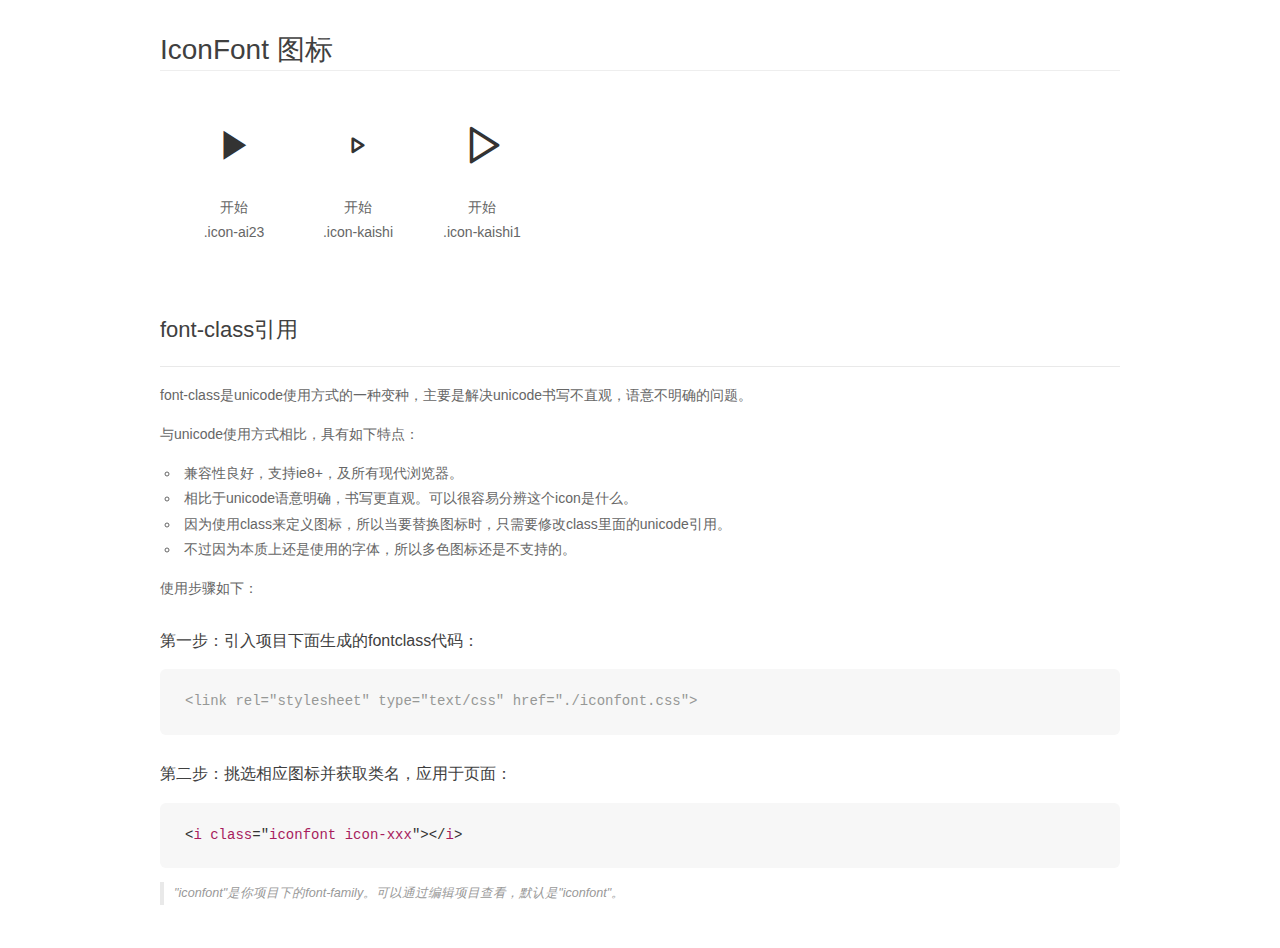
<file: font/demo_fontclass.html>
<!DOCTYPE html>
<html>
<head>
    <meta charset="utf-8"/>
    <title>IconFont</title>
    <link rel="stylesheet" href="demo.css">
    <link rel="stylesheet" href="iconfont.css">
</head>
<body>
    <div class="main markdown">
        <h1>IconFont 图标</h1>
        <ul class="icon_lists clear">
            
                <li>
                <i class="icon iconfont icon-ai23"></i>
                    <div class="name">开始</div>
                    <div class="fontclass">.icon-ai23</div>
                </li>
            
                <li>
                <i class="icon iconfont icon-kaishi"></i>
                    <div class="name">开始</div>
                    <div class="fontclass">.icon-kaishi</div>
                </li>
            
                <li>
                <i class="icon iconfont icon-kaishi1"></i>
                    <div class="name">开始</div>
                    <div class="fontclass">.icon-kaishi1</div>
                </li>
            
        </ul>

        <h2 id="font-class-">font-class引用</h2>
        <hr>

        <p>font-class是unicode使用方式的一种变种，主要是解决unicode书写不直观，语意不明确的问题。</p>
        <p>与unicode使用方式相比，具有如下特点：</p>
        <ul>
        <li>兼容性良好，支持ie8+，及所有现代浏览器。</li>
        <li>相比于unicode语意明确，书写更直观。可以很容易分辨这个icon是什么。</li>
        <li>因为使用class来定义图标，所以当要替换图标时，只需要修改class里面的unicode引用。</li>
        <li>不过因为本质上还是使用的字体，所以多色图标还是不支持的。</li>
        </ul>
        <p>使用步骤如下：</p>
        <h3 id="-fontclass-">第一步：引入项目下面生成的fontclass代码：</h3>


        <pre><code class="lang-js hljs javascript"><span class="hljs-comment">&lt;link rel="stylesheet" type="text/css" href="./iconfont.css"&gt;</span></code></pre>
        <h3 id="-">第二步：挑选相应图标并获取类名，应用于页面：</h3>
        <pre><code class="lang-css hljs">&lt;<span class="hljs-selector-tag">i</span> <span class="hljs-selector-tag">class</span>="<span class="hljs-selector-tag">iconfont</span> <span class="hljs-selector-tag">icon-xxx</span>"&gt;&lt;/<span class="hljs-selector-tag">i</span>&gt;</code></pre>
        <blockquote>
        <p>"iconfont"是你项目下的font-family。可以通过编辑项目查看，默认是"iconfont"。</p>
        </blockquote>
    </div>
</body>
</html>
</file>
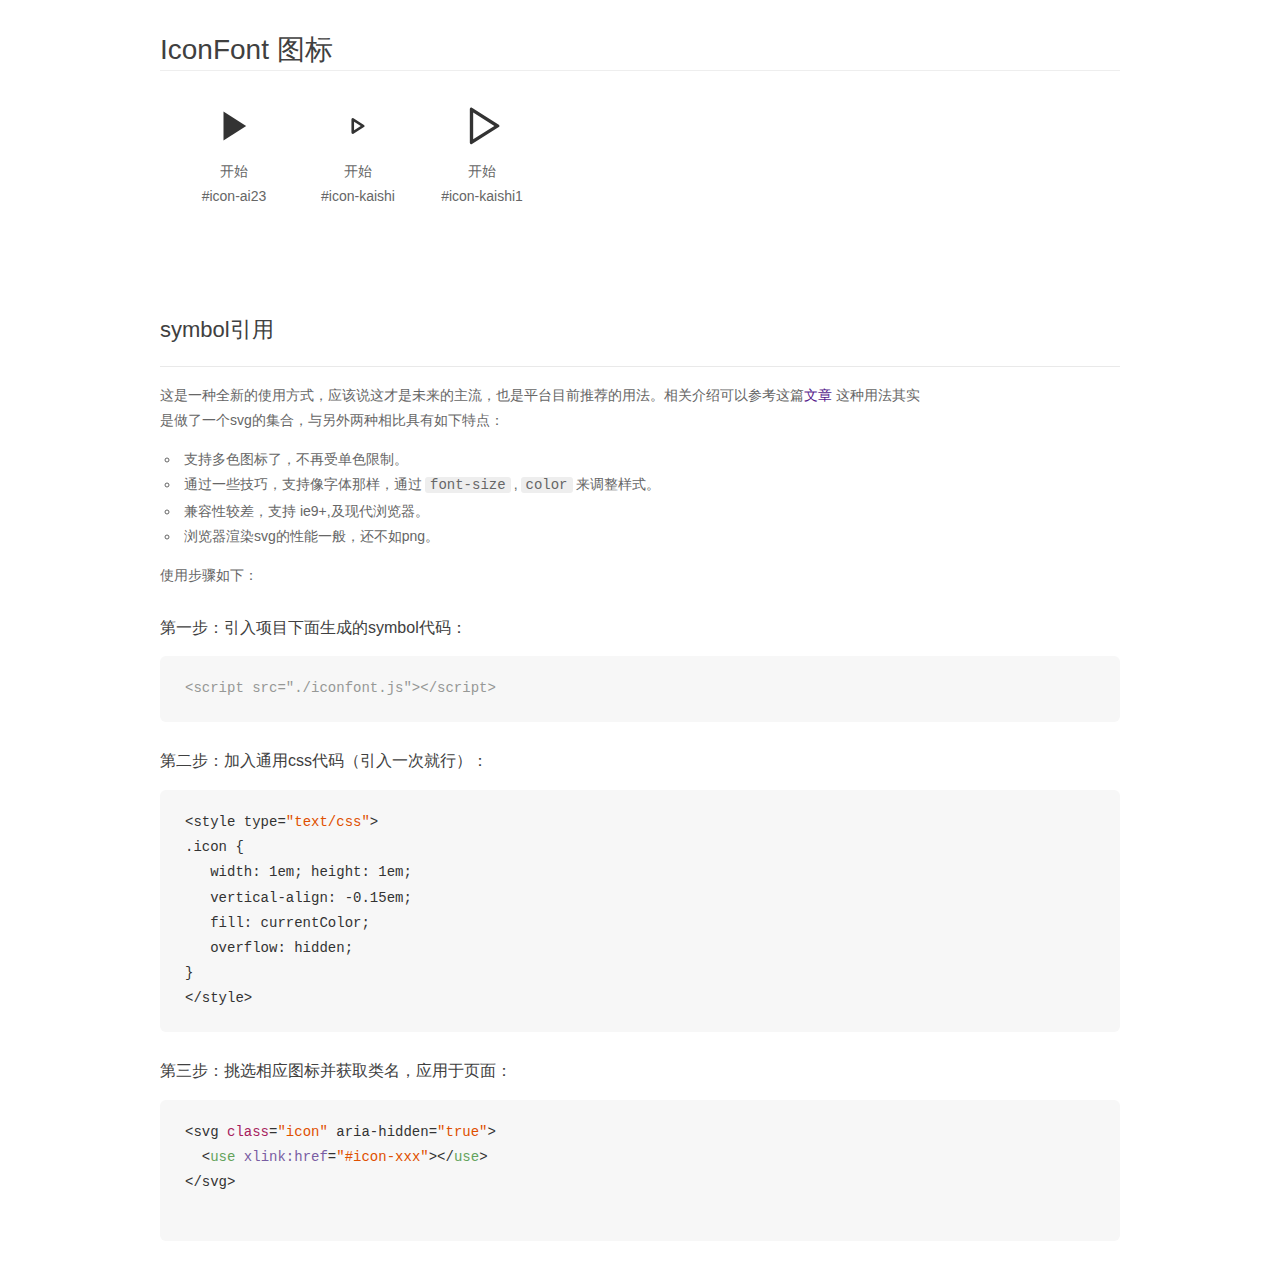
<file: font/demo_symbol.html>
<!DOCTYPE html>
<html>
<head>
    <meta charset="utf-8"/>
    <title>IconFont</title>
    <link rel="stylesheet" href="demo.css">
    <script src="iconfont.js"></script>

    <style type="text/css">
        .icon {
          /* 通过设置 font-size 来改变图标大小 */
          width: 1em; height: 1em;
          /* 图标和文字相邻时，垂直对齐 */
          vertical-align: -0.15em;
          /* 通过设置 color 来改变 SVG 的颜色/fill */
          fill: currentColor;
          /* path 和 stroke 溢出 viewBox 部分在 IE 下会显示
             normalize.css 中也包含这行 */
          overflow: hidden;
        }

    </style>
</head>
<body>
    <div class="main markdown">
        <h1>IconFont 图标</h1>
        <ul class="icon_lists clear">
            
                <li>
                    <svg class="icon" aria-hidden="true">
                        <use xlink:href="#icon-ai23"></use>
                    </svg>
                    <div class="name">开始</div>
                    <div class="fontclass">#icon-ai23</div>
                </li>
            
                <li>
                    <svg class="icon" aria-hidden="true">
                        <use xlink:href="#icon-kaishi"></use>
                    </svg>
                    <div class="name">开始</div>
                    <div class="fontclass">#icon-kaishi</div>
                </li>
            
                <li>
                    <svg class="icon" aria-hidden="true">
                        <use xlink:href="#icon-kaishi1"></use>
                    </svg>
                    <div class="name">开始</div>
                    <div class="fontclass">#icon-kaishi1</div>
                </li>
            
        </ul>


        <h2 id="symbol-">symbol引用</h2>
        <hr>

        <p>这是一种全新的使用方式，应该说这才是未来的主流，也是平台目前推荐的用法。相关介绍可以参考这篇<a href="">文章</a>
        这种用法其实是做了一个svg的集合，与另外两种相比具有如下特点：</p>
        <ul>
          <li>支持多色图标了，不再受单色限制。</li>
          <li>通过一些技巧，支持像字体那样，通过<code>font-size</code>,<code>color</code>来调整样式。</li>
          <li>兼容性较差，支持 ie9+,及现代浏览器。</li>
          <li>浏览器渲染svg的性能一般，还不如png。</li>
        </ul>
        <p>使用步骤如下：</p>
        <h3 id="-symbol-">第一步：引入项目下面生成的symbol代码：</h3>
        <pre><code class="lang-js hljs javascript"><span class="hljs-comment">&lt;script src="./iconfont.js"&gt;&lt;/script&gt;</span></code></pre>
        <h3 id="-css-">第二步：加入通用css代码（引入一次就行）：</h3>
        <pre><code class="lang-js hljs javascript">&lt;style type=<span class="hljs-string">"text/css"</span>&gt;
.icon {
   width: <span class="hljs-number">1</span>em; height: <span class="hljs-number">1</span>em;
   vertical-align: <span class="hljs-number">-0.15</span>em;
   fill: currentColor;
   overflow: hidden;
}
&lt;<span class="hljs-regexp">/style&gt;</span></code></pre>
        <h3 id="-">第三步：挑选相应图标并获取类名，应用于页面：</h3>
        <pre><code class="lang-js hljs javascript">&lt;svg <span class="hljs-class"><span class="hljs-keyword">class</span></span>=<span class="hljs-string">"icon"</span> aria-hidden=<span class="hljs-string">"true"</span>&gt;<span class="xml"><span class="hljs-tag">
  &lt;<span class="hljs-name">use</span> <span class="hljs-attr">xlink:href</span>=<span class="hljs-string">"#icon-xxx"</span>&gt;</span><span class="hljs-tag">&lt;/<span class="hljs-name">use</span>&gt;</span>
</span>&lt;<span class="hljs-regexp">/svg&gt;
        </span></code></pre>
    </div>
</body>
</html>
</file>
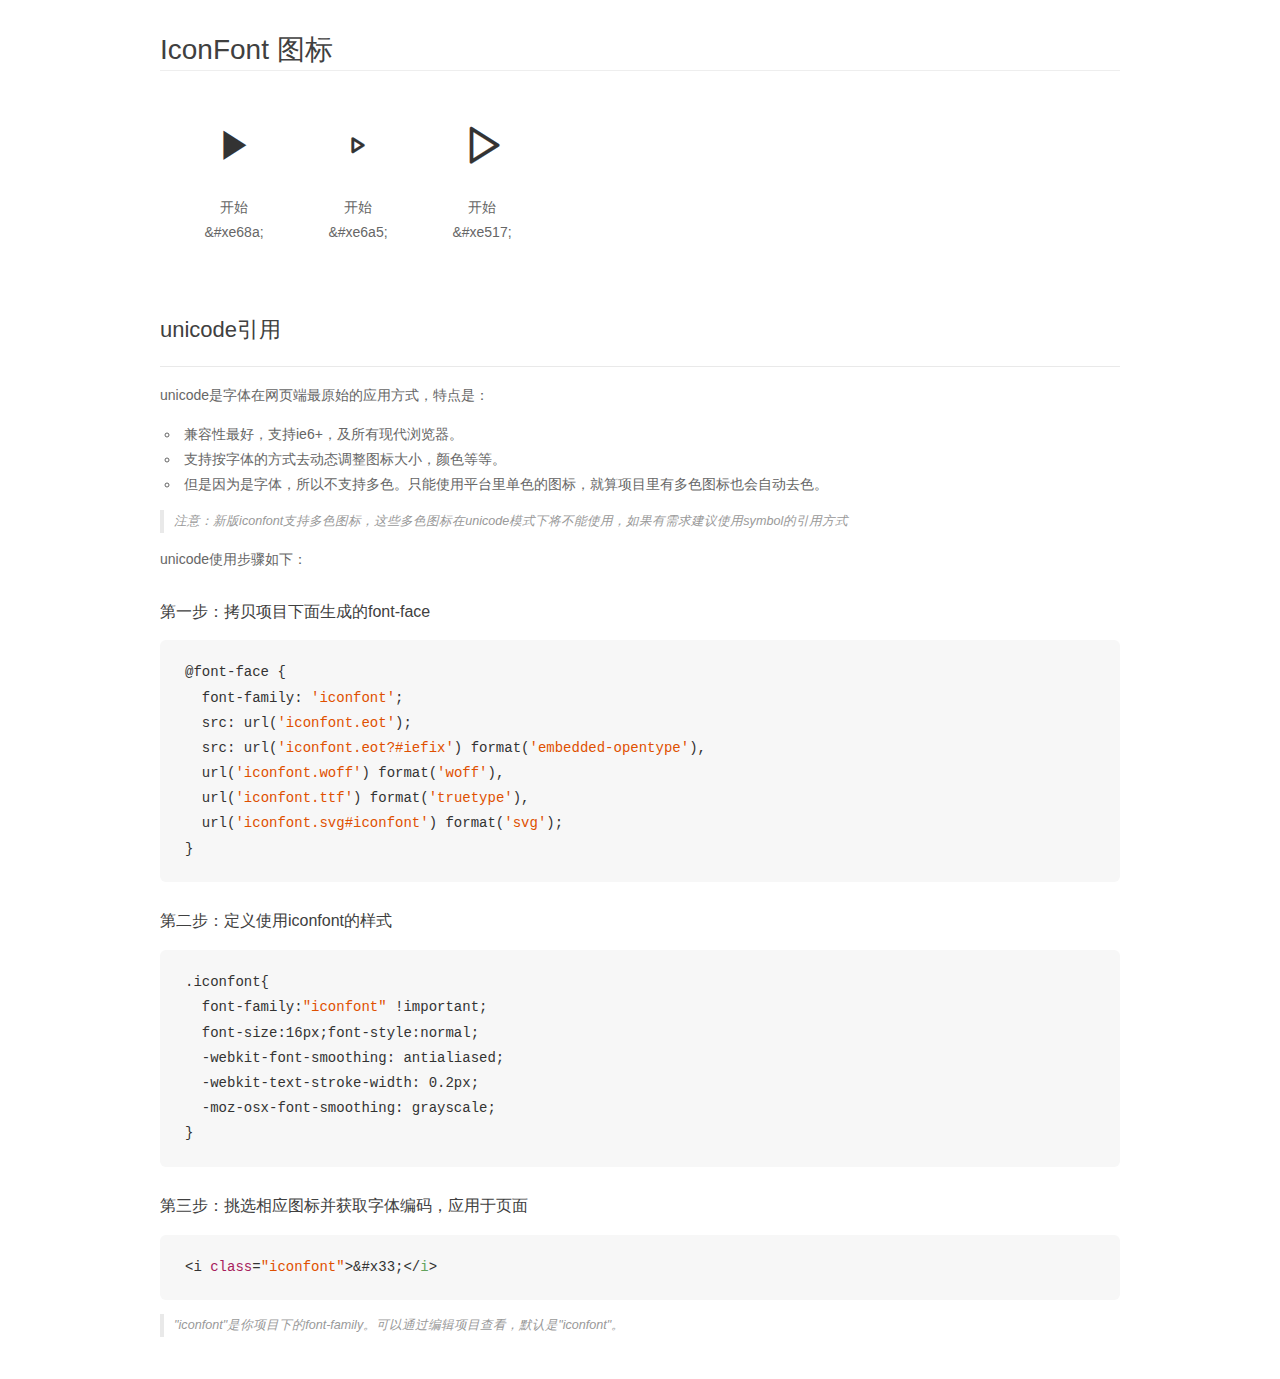
<file: font/demo_unicode.html>
<!DOCTYPE html>
<html>
<head>
    <meta charset="utf-8"/>
    <title>IconFont</title>
    <link rel="stylesheet" href="demo.css">

    <style type="text/css">

        @font-face {font-family: "iconfont";
          src: url('iconfont.eot'); /* IE9*/
          src: url('iconfont.eot#iefix') format('embedded-opentype'), /* IE6-IE8 */
          url('iconfont.woff') format('woff'), /* chrome, firefox */
          url('iconfont.ttf') format('truetype'), /* chrome, firefox, opera, Safari, Android, iOS 4.2+*/
          url('iconfont.svg#iconfont') format('svg'); /* iOS 4.1- */
        }

        .iconfont {
          font-family:"iconfont" !important;
          font-size:16px;
          font-style:normal;
          -webkit-font-smoothing: antialiased;
          -webkit-text-stroke-width: 0.2px;
          -moz-osx-font-smoothing: grayscale;
        }

    </style>
</head>
<body>
    <div class="main markdown">
        <h1>IconFont 图标</h1>
        <ul class="icon_lists clear">
            
                <li>
                <i class="icon iconfont">&#xe68a;</i>
                    <div class="name">开始</div>
                    <div class="code">&amp;#xe68a;</div>
                </li>
            
                <li>
                <i class="icon iconfont">&#xe6a5;</i>
                    <div class="name">开始</div>
                    <div class="code">&amp;#xe6a5;</div>
                </li>
            
                <li>
                <i class="icon iconfont">&#xe517;</i>
                    <div class="name">开始</div>
                    <div class="code">&amp;#xe517;</div>
                </li>
            
        </ul>
        <h2 id="unicode-">unicode引用</h2>
        <hr>

        <p>unicode是字体在网页端最原始的应用方式，特点是：</p>
        <ul>
        <li>兼容性最好，支持ie6+，及所有现代浏览器。</li>
        <li>支持按字体的方式去动态调整图标大小，颜色等等。</li>
        <li>但是因为是字体，所以不支持多色。只能使用平台里单色的图标，就算项目里有多色图标也会自动去色。</li>
        </ul>
        <blockquote>
        <p>注意：新版iconfont支持多色图标，这些多色图标在unicode模式下将不能使用，如果有需求建议使用symbol的引用方式</p>
        </blockquote>
        <p>unicode使用步骤如下：</p>
        <h3 id="-font-face">第一步：拷贝项目下面生成的font-face</h3>
        <pre><code class="lang-js hljs javascript">@font-face {
  font-family: <span class="hljs-string">'iconfont'</span>;
  src: url(<span class="hljs-string">'iconfont.eot'</span>);
  src: url(<span class="hljs-string">'iconfont.eot?#iefix'</span>) format(<span class="hljs-string">'embedded-opentype'</span>),
  url(<span class="hljs-string">'iconfont.woff'</span>) format(<span class="hljs-string">'woff'</span>),
  url(<span class="hljs-string">'iconfont.ttf'</span>) format(<span class="hljs-string">'truetype'</span>),
  url(<span class="hljs-string">'iconfont.svg#iconfont'</span>) format(<span class="hljs-string">'svg'</span>);
}
</code></pre>
        <h3 id="-iconfont-">第二步：定义使用iconfont的样式</h3>
        <pre><code class="lang-js hljs javascript">.iconfont{
  font-family:<span class="hljs-string">"iconfont"</span> !important;
  font-size:<span class="hljs-number">16</span>px;font-style:normal;
  -webkit-font-smoothing: antialiased;
  -webkit-text-stroke-width: <span class="hljs-number">0.2</span>px;
  -moz-osx-font-smoothing: grayscale;
}
</code></pre>
        <h3 id="-">第三步：挑选相应图标并获取字体编码，应用于页面</h3>
        <pre><code class="lang-js hljs javascript">&lt;i <span class="hljs-class"><span class="hljs-keyword">class</span></span>=<span class="hljs-string">"iconfont"</span>&gt;&amp;#x33;<span class="xml"><span class="hljs-tag">&lt;/<span class="hljs-name">i</span>&gt;</span></span></code></pre>

        <blockquote>
        <p>"iconfont"是你项目下的font-family。可以通过编辑项目查看，默认是"iconfont"。</p>
        </blockquote>
    </div>


</body>
</html>
</file>
<file: font/iconfont.css>
@font-face {font-family: "iconfont";
  src: url('iconfont.eot?t=1533296829868'); /* IE9*/
  src: url('iconfont.eot?t=1533296829868#iefix') format('embedded-opentype'), /* IE6-IE8 */
  url('[data-uri]') format('woff'),
  url('iconfont.ttf?t=1533296829868') format('truetype'), /* chrome, firefox, opera, Safari, Android, iOS 4.2+*/
  url('iconfont.svg?t=1533296829868#iconfont') format('svg'); /* iOS 4.1- */
}

.iconfont {
  font-family:"iconfont" !important;
  font-size:16px;
  font-style:normal;
  -webkit-font-smoothing: antialiased;
  -moz-osx-font-smoothing: grayscale;
}

.icon-ai23:before { content: "\e68a"; }

.icon-kaishi:before { content: "\e6a5"; }

.icon-kaishi1:before { content: "\e517"; }
</file>
<file: font/demo.css>
*{margin: 0;padding: 0;list-style: none;}
/*
KISSY CSS Reset
理念：1. reset 的目的不是清除浏览器的默认样式，这仅是部分工作。清除和重置是紧密不可分的。
2. reset 的目的不是让默认样式在所有浏览器下一致，而是减少默认样式有可能带来的问题。
3. reset 期望提供一套普适通用的基础样式。但没有银弹，推荐根据具体需求，裁剪和修改后再使用。
特色：1. 适应中文；2. 基于最新主流浏览器。
维护：玉伯<lifesinger@gmail.com>, 正淳<ragecarrier@gmail.com>
 */

/** 清除内外边距 **/
body, h1, h2, h3, h4, h5, h6, hr, p, blockquote, /* structural elements 结构元素 */
dl, dt, dd, ul, ol, li, /* list elements 列表元素 */
pre, /* text formatting elements 文本格式元素 */
form, fieldset, legend, button, input, textarea, /* form elements 表单元素 */
th, td /* table elements 表格元素 */ {
  margin: 0;
  padding: 0;
}

/** 设置默认字体 **/
body,
button, input, select, textarea /* for ie */ {
  font: 12px/1.5 tahoma, arial, \5b8b\4f53, sans-serif;
}
h1, h2, h3, h4, h5, h6 { font-size: 100%; }
address, cite, dfn, em, var { font-style: normal; } /* 将斜体扶正 */
code, kbd, pre, samp { font-family: courier new, courier, monospace; } /* 统一等宽字体 */
small { font-size: 12px; } /* 小于 12px 的中文很难阅读，让 small 正常化 */

/** 重置列表元素 **/
ul, ol { list-style: none; }

/** 重置文本格式元素 **/
a { text-decoration: none; }
a:hover { text-decoration: underline; }


/** 重置表单元素 **/
legend { color: #000; } /* for ie6 */
fieldset, img { border: 0; } /* img 搭车：让链接里的 img 无边框 */
button, input, select, textarea { font-size: 100%; } /* 使得表单元素在 ie 下能继承字体大小 */
/* 注：optgroup 无法扶正 */

/** 重置表格元素 **/
table { border-collapse: collapse; border-spacing: 0; }

/* 清除浮动 */
.ks-clear:after, .clear:after {
  content: '\20';
  display: block;
  height: 0;
  clear: both;
}
.ks-clear, .clear {
  *zoom: 1;
}

.main {
  padding: 30px 100px;
width: 960px;
margin: 0 auto;
}
.main h1{font-size:36px; color:#333; text-align:left;margin-bottom:30px; border-bottom: 1px solid #eee;}

.helps{margin-top:40px;}
.helps pre{
  padding:20px;
  margin:10px 0;
  border:solid 1px #e7e1cd;
  background-color: #fffdef;
  overflow: auto;
}

.icon_lists{
  width: 100% !important;

}

.icon_lists li{
  float:left;
  width: 100px;
  height:180px;
  text-align: center;
  list-style: none !important;
}
.icon_lists .icon{
  font-size: 42px;
  line-height: 100px;
  margin: 10px 0;
  color:#333;
  -webkit-transition: font-size 0.25s ease-out 0s;
  -moz-transition: font-size 0.25s ease-out 0s;
  transition: font-size 0.25s ease-out 0s;

}
.icon_lists .icon:hover{
  font-size: 100px;
}



.markdown {
  color: #666;
  font-size: 14px;
  line-height: 1.8;
}

.highlight {
  line-height: 1.5;
}

.markdown img {
  vertical-align: middle;
  max-width: 100%;
}

.markdown h1 {
  color: #404040;
  font-weight: 500;
  line-height: 40px;
  margin-bottom: 24px;
}

.markdown h2,
.markdown h3,
.markdown h4,
.markdown h5,
.markdown h6 {
  color: #404040;
  margin: 1.6em 0 0.6em 0;
  font-weight: 500;
  clear: both;
}

.markdown h1 {
  font-size: 28px;
}

.markdown h2 {
  font-size: 22px;
}

.markdown h3 {
  font-size: 16px;
}

.markdown h4 {
  font-size: 14px;
}

.markdown h5 {
  font-size: 12px;
}

.markdown h6 {
  font-size: 12px;
}

.markdown hr {
  height: 1px;
  border: 0;
  background: #e9e9e9;
  margin: 16px 0;
  clear: both;
}

.markdown p,
.markdown pre {
  margin: 1em 0;
}

.markdown > p,
.markdown > blockquote,
.markdown > .highlight,
.markdown > ol,
.markdown > ul {
  width: 80%;
}

.markdown ul > li {
  list-style: circle;
}

.markdown > ul li,
.markdown blockquote ul > li {
  margin-left: 20px;
  padding-left: 4px;
}

.markdown > ul li p,
.markdown > ol li p {
  margin: 0.6em 0;
}

.markdown ol > li {
  list-style: decimal;
}

.markdown > ol li,
.markdown blockquote ol > li {
  margin-left: 20px;
  padding-left: 4px;
}

.markdown code {
  margin: 0 3px;
  padding: 0 5px;
  background: #eee;
  border-radius: 3px;
}

.markdown pre {
  border-radius: 6px;
  background: #f7f7f7;
  padding: 20px;
}

.markdown pre code {
  border: none;
  background: #f7f7f7;
  margin: 0;
}

.markdown strong,
.markdown b {
  font-weight: 600;
}

.markdown > table {
  border-collapse: collapse;
  border-spacing: 0px;
  empty-cells: show;
  border: 1px solid #e9e9e9;
  width: 95%;
  margin-bottom: 24px;
}

.markdown > table th {
  white-space: nowrap;
  color: #333;
  font-weight: 600;

}

.markdown > table th,
.markdown > table td {
  border: 1px solid #e9e9e9;
  padding: 8px 16px;
  text-align: left;
}

.markdown > table th {
  background: #F7F7F7;
}

.markdown blockquote {
  font-size: 90%;
  color: #999;
  border-left: 4px solid #e9e9e9;
  padding-left: 0.8em;
  margin: 1em 0;
  font-style: italic;
}

.markdown blockquote p {
  margin: 0;
}

.markdown .anchor {
  opacity: 0;
  transition: opacity 0.3s ease;
  margin-left: 8px;
}

.markdown .waiting {
  color: #ccc;
}

.markdown h1:hover .anchor,
.markdown h2:hover .anchor,
.markdown h3:hover .anchor,
.markdown h4:hover .anchor,
.markdown h5:hover .anchor,
.markdown h6:hover .anchor {
  opacity: 1;
  display: inline-block;
}

.markdown > br,
.markdown > p > br {
  clear: both;
}


.hljs {
  display: block;
  background: white;
  padding: 0.5em;
  color: #333333;
  overflow-x: auto;
}

.hljs-comment,
.hljs-meta {
  color: #969896;
}

.hljs-string,
.hljs-variable,
.hljs-template-variable,
.hljs-strong,
.hljs-emphasis,
.hljs-quote {
  color: #df5000;
}

.hljs-keyword,
.hljs-selector-tag,
.hljs-type {
  color: #a71d5d;
}

.hljs-literal,
.hljs-symbol,
.hljs-bullet,
.hljs-attribute {
  color: #0086b3;
}

.hljs-section,
.hljs-name {
  color: #63a35c;
}

.hljs-tag {
  color: #333333;
}

.hljs-title,
.hljs-attr,
.hljs-selector-id,
.hljs-selector-class,
.hljs-selector-attr,
.hljs-selector-pseudo {
  color: #795da3;
}

.hljs-addition {
  color: #55a532;
  background-color: #eaffea;
}

.hljs-deletion {
  color: #bd2c00;
  background-color: #ffecec;
}

.hljs-link {
  text-decoration: underline;
}

pre{
  background: #fff;
}
</file>
